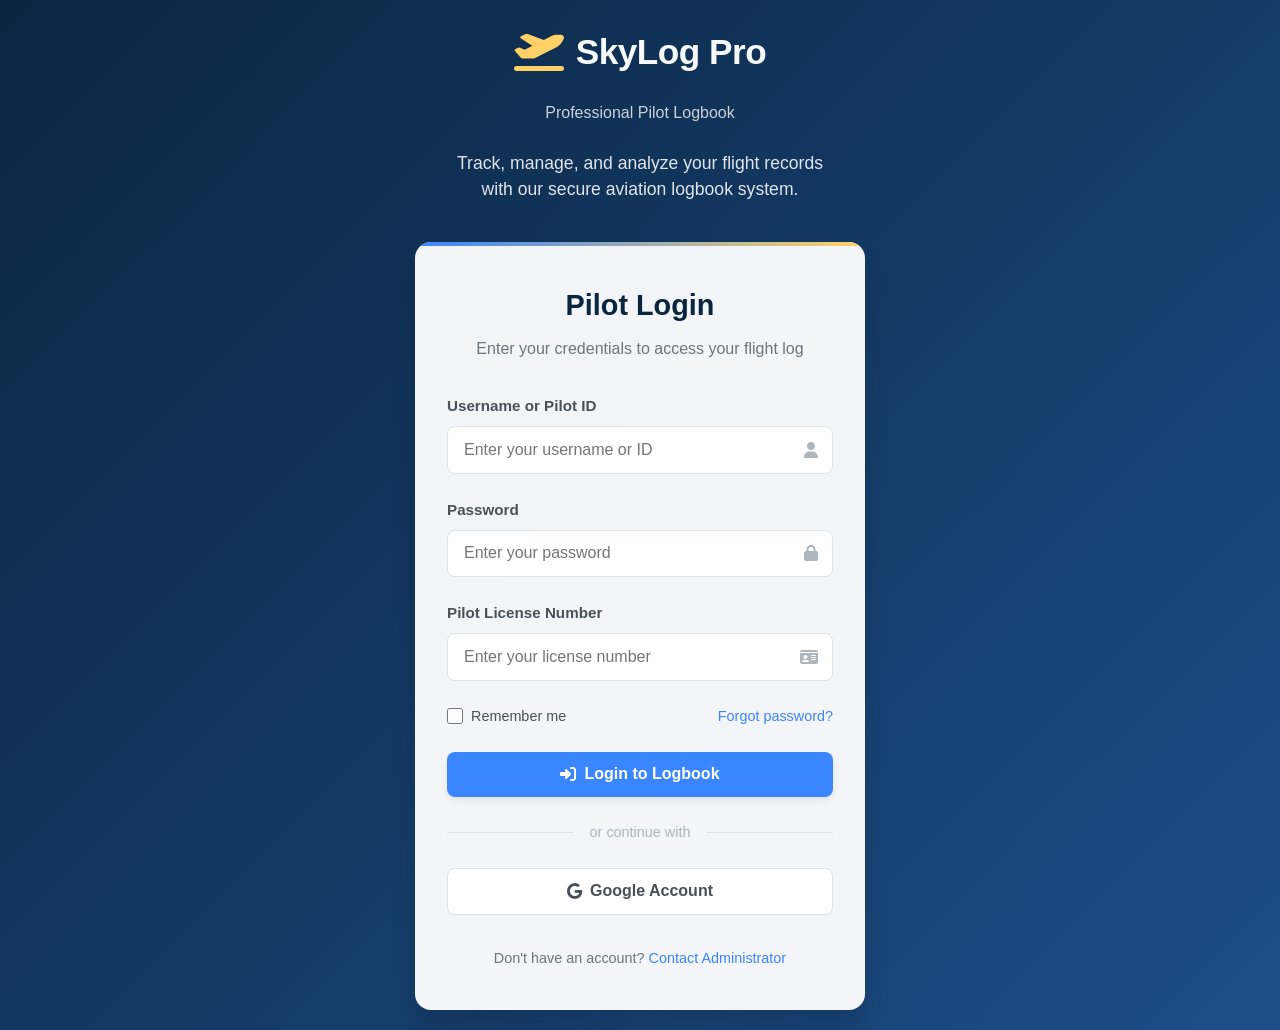
<file: index.html>
<!DOCTYPE html>
<html lang="en">
<head>
    <meta charset="UTF-8">
    <meta name="viewport" content="width=device-width, initial-scale=1.0">
    <title>SkyLog Pro | Pilot Login</title>
    <link rel="stylesheet" href="https://cdnjs.cloudflare.com/ajax/libs/font-awesome/6.4.0/css/all.min.css">
    <style>
        :root {
            --primary: #0a2540;
            --secondary: #1d4e89;
            --accent: #3a86ff;
            --gold: #ffd166;
            --light: #f8f9fa;
            --dark: #212529;
            --success: #06d6a0;
            --danger: #ef476f;
            --gray-100: #f8f9fa;
            --gray-200: #e9ecef;
            --gray-300: #dee2e6;
            --gray-400: #ced4da;
            --gray-500: #adb5bd;
            --gray-600: #6c757d;
            --gray-700: #495057;
            --gray-800: #343a40;
            --gray-900: #212529;
            --shadow-sm: 0 2px 4px rgba(0,0,0,0.05);
            --shadow: 0 4px 6px rgba(0,0,0,0.07);
            --shadow-lg: 0 10px 15px rgba(0,0,0,0.1);
            --shadow-xl: 0 20px 25px rgba(0,0,0,0.15);
            --border-radius: 8px;
            --border-radius-lg: 12px;
            --border-radius-xl: 16px;
            --transition: all 0.3s ease;
        }

        * {
            margin: 0;
            padding: 0;
            box-sizing: border-box;
            font-family: 'Inter', 'Segoe UI', Tahoma, Geneva, Verdana, sans-serif;
        }

        body {
            background: linear-gradient(135deg, #0a2540 0%, #1d4e89 100%);
            color: var(--light);
            line-height: 1.6;
            min-height: 100vh;
            display: flex;
            flex-direction: column;
            justify-content: center;
            align-items: center;
            padding: 20px;
            position: relative;
            overflow-x: hidden;
        }

        body::before {
            content: '';
            position: absolute;
            top: 0;
            left: 0;
            width: 100%;
            height: 100%;
            background: url('https://cdn.pixabay.com/photo/2018/09/25/17/14/airplane-3702676_960_720.jpg') no-repeat center center;
            background-size: cover;
            opacity: 0.15;
            z-index: -1;
        }

        .container {
            max-width: 450px;
            width: 100%;
            margin: 0 auto;
        }

        /* Header Styles */
        .login-header {
            text-align: center;
            margin-bottom: 2.5rem;
        }

        .logo {
            display: flex;
            align-items: center;
            justify-content: center;
            gap: 12px;
            margin-bottom: 1rem;
        }

        .logo-icon {
            font-size: 2.5rem;
            color: var(--gold);
        }

        .logo-text {
            font-size: 2.2rem;
            font-weight: 700;
            letter-spacing: -0.5px;
        }

        .logo-subtitle {
            font-size: 1rem;
            opacity: 0.8;
            font-weight: 400;
            margin-bottom: 1.5rem;
        }

        .login-tagline {
            font-size: 1.1rem;
            max-width: 400px;
            margin: 0 auto;
            opacity: 0.9;
            line-height: 1.5;
        }

        /* Login Card Styles */
        .login-card {
            background: rgba(255, 255, 255, 0.95);
            border-radius: var(--border-radius-xl);
            padding: 2.5rem 2rem;
            box-shadow: var(--shadow-xl);
            color: var(--dark);
            position: relative;
            overflow: hidden;
        }

        .login-card::before {
            content: '';
            position: absolute;
            top: 0;
            left: 0;
            width: 100%;
            height: 4px;
            background: linear-gradient(90deg, var(--accent), var(--gold));
        }

        .login-title {
            font-size: 1.8rem;
            font-weight: 700;
            margin-bottom: 0.5rem;
            color: var(--primary);
            text-align: center;
        }

        .login-subtitle {
            text-align: center;
            margin-bottom: 2rem;
            color: var(--gray-600);
            font-size: 1rem;
        }

        .form-group {
            margin-bottom: 1.5rem;
        }

        .form-label {
            display: block;
            margin-bottom: 0.5rem;
            font-weight: 600;
            color: var(--gray-700);
            font-size: 0.95rem;
        }

        .form-control {
            width: 100%;
            padding: 0.85rem 1rem;
            border: 1px solid var(--gray-300);
            border-radius: var(--border-radius);
            font-size: 1rem;
            transition: var(--transition);
            background: white;
            color: var(--gray-800);
        }

        .form-control:focus {
            outline: none;
            border-color: var(--accent);
            box-shadow: 0 0 0 3px rgba(58, 134, 255, 0.15);
        }

        .input-with-icon {
            position: relative;
        }

        .input-icon {
            position: absolute;
            right: 15px;
            top: 50%;
            transform: translateY(-50%);
            color: var(--gray-500);
        }

        .form-options {
            display: flex;
            justify-content: space-between;
            align-items: center;
            margin-bottom: 1.5rem;
            flex-wrap: wrap;
            gap: 0.5rem;
        }

        .remember-me {
            display: flex;
            align-items: center;
            gap: 0.5rem;
            font-size: 0.9rem;
            color: var(--gray-700);
        }

        .remember-me input {
            width: 16px;
            height: 16px;
        }

        .forgot-password {
            color: var(--accent);
            text-decoration: none;
            font-size: 0.9rem;
            font-weight: 500;
            transition: var(--transition);
        }

        .forgot-password:hover {
            color: var(--secondary);
            text-decoration: underline;
        }

        .btn {
            width: 100%;
            padding: 0.85rem 1.5rem;
            border: none;
            border-radius: var(--border-radius);
            font-size: 1rem;
            font-weight: 600;
            cursor: pointer;
            transition: var(--transition);
            display: flex;
            align-items: center;
            justify-content: center;
            gap: 8px;
        }

        .btn-primary {
            background: var(--accent);
            color: white;
            box-shadow: var(--shadow);
        }

        .btn-primary:hover {
            background: #2a75e6;
            transform: translateY(-2px);
            box-shadow: var(--shadow-lg);
        }

        .btn-google {
            background: white;
            color: var(--gray-700);
            border: 1px solid var(--gray-300);
            margin-top: 1rem;
        }

        .btn-google:hover {
            background: var(--gray-100);
            transform: translateY(-2px);
            box-shadow: var(--shadow);
        }

        .login-divider {
            display: flex;
            align-items: center;
            margin: 1.5rem 0;
            color: var(--gray-500);
        }

        .login-divider::before,
        .login-divider::after {
            content: '';
            flex: 1;
            height: 1px;
            background: var(--gray-300);
        }

        .login-divider span {
            padding: 0 1rem;
            font-size: 0.9rem;
        }

        .login-footer {
            text-align: center;
            margin-top: 2rem;
            color: var(--gray-600);
            font-size: 0.9rem;
        }

        .login-footer a {
            color: var(--accent);
            text-decoration: none;
            font-weight: 500;
            transition: var(--transition);
        }

        .login-footer a:hover {
            color: var(--secondary);
            text-decoration: underline;
        }

        /* Alert Styles */
        .alert {
            padding: 0.75rem 1rem;
            border-radius: var(--border-radius);
            margin-bottom: 1.5rem;
            display: flex;
            align-items: center;
            gap: 0.5rem;
            font-size: 0.9rem;
        }

        .alert-danger {
            background: rgba(239, 71, 111, 0.1);
            color: var(--danger);
            border: 1px solid rgba(239, 71, 111, 0.2);
        }

        .alert-success {
            background: rgba(6, 214, 160, 0.1);
            color: var(--success);
            border: 1px solid rgba(6, 214, 160, 0.2);
        }

        /* Demo Credentials */
        .demo-credentials {
            background: rgba(10, 37, 64, 0.05);
            border-radius: var(--border-radius);
            padding: 1rem;
            margin-top: 1.5rem;
            font-size: 0.85rem;
            color: var(--gray-700);
        }

        .demo-title {
            font-weight: 600;
            margin-bottom: 0.5rem;
            color: var(--primary);
        }

        .demo-item {
            margin-bottom: 0.25rem;
        }

        /* Animation */
        @keyframes fadeIn {
            from { opacity: 0; transform: translateY(10px); }
            to { opacity: 1; transform: translateY(0); }
        }

        .fade-in {
            animation: fadeIn 0.5s ease forwards;
        }

        /* Responsive Design */
        @media (max-width: 480px) {
            .login-card {
                padding: 2rem 1.5rem;
            }
            
            .logo-text {
                font-size: 1.8rem;
            }
            
            .logo-icon {
                font-size: 2rem;
            }
            
            .login-title {
                font-size: 1.5rem;
            }
            
            .form-options {
                flex-direction: column;
                align-items: flex-start;
            }
        }

        /* Loading State */
        .btn-loading {
            position: relative;
            color: transparent;
        }

        .btn-loading::after {
            content: '';
            position: absolute;
            width: 20px;
            height: 20px;
            top: 50%;
            left: 50%;
            margin-left: -10px;
            margin-top: -10px;
            border: 2px solid rgba(255, 255, 255, 0.3);
            border-radius: 50%;
            border-top-color: white;
            animation: spin 1s ease infinite;
        }

        @keyframes spin {
            to { transform: rotate(360deg); }
        }
    </style>
</head>
<body>
    <div class="container">
        <div class="login-header fade-in">
            <div class="logo">
                <div class="logo-icon">
                    <i class="fas fa-plane-departure"></i>
                </div>
                <div class="logo-text">SkyLog Pro</div>
            </div>
            <div class="logo-subtitle">Professional Pilot Logbook</div>
            <p class="login-tagline">Track, manage, and analyze your flight records with our secure aviation logbook system.</p>
        </div>

        <div class="login-card fade-in">
            <h1 class="login-title">Pilot Login</h1>
            <p class="login-subtitle">Enter your credentials to access your flight log</p>

            <div id="alertContainer"></div>

            <form id="loginForm">
                <div class="form-group">
                    <label for="username" class="form-label">Username or Pilot ID</label>
                    <div class="input-with-icon">
                        <input type="text" id="username" class="form-control" placeholder="Enter your username or ID" required>
                        <i class="fas fa-user input-icon"></i>
                    </div>
                </div>

                <div class="form-group">
                    <label for="password" class="form-label">Password</label>
                    <div class="input-with-icon">
                        <input type="password" id="password" class="form-control" placeholder="Enter your password" required>
                        <i class="fas fa-lock input-icon"></i>
                    </div>
                </div>

                <div class="form-group">
                    <label for="license" class="form-label">Pilot License Number</label>
                    <div class="input-with-icon">
                        <input type="text" id="license" class="form-control" placeholder="Enter your license number" required>
                        <i class="fas fa-id-card input-icon"></i>
                    </div>
                </div>

                <div class="form-options">
                    <div class="remember-me">
                        <input type="checkbox" id="remember">
                        <label for="remember">Remember me</label>
                    </div>
                    <a href="#" class="forgot-password">Forgot password?</a>
                </div>

                <button type="submit" class="btn btn-primary" id="loginBtn">
                    <i class="fas fa-sign-in-alt"></i> Login to Logbook
                </button>

                <div class="login-divider">
                    <span>or continue with</span>
                </div>

                <button type="button" class="btn btn-google">
                    <i class="fab fa-google"></i> Google Account
                </button>
            </form>

            <!--
            <div class="demo-credentials">
                <div class="demo-title">Demo Credentials (for testing):</div>
                <div class="demo-item"><strong>Username:</strong> pilot123</div>
                <div class="demo-item"><strong>Password:</strong> flysafe2023</div>
                <div class="demo-item"><strong>License:</strong> FAA-789456123</div>
            </div>
            -->

            <div class="login-footer">
                Don't have an account? <a href="#">Contact Administrator</a>
            </div>
        </div>
    </div>

    <script>
       document.addEventListener('DOMContentLoaded', function() {
        const loginForm = document.getElementById('loginForm');
        const loginBtn = document.getElementById('loginBtn');
        const alertContainer = document.getElementById('alertContainer');

        // defensive check so failures are obvious
        if (!loginForm || !loginBtn || !alertContainer) {
            console.error('Missing element(s):',
                { loginForm: !!loginForm, loginBtn: !!loginBtn, alertContainer: !!alertContainer });
            return;
        }
        console.log('Login script initialized — redirect will go to "html/page.html"');

        // Demo credentials (kept for reference; login will accept anything)
        const validCredentials = {
            username: 'pilot123',
            password: 'flysafe2023',
            license: 'FAA-789456123'
        };

        // Function to show alert
        function showAlert(message, type) {
            alertContainer.innerHTML = `
                <div class="alert alert-${type} fade-in">
                    <i class="fas fa-${type === 'danger' ? 'exclamation-triangle' : 'check-circle'}"></i>
                    ${message}
                </div>
            `;

            // Auto remove alert after 5 seconds
            setTimeout(() => {
                const alert = document.querySelector('.alert');
                if (alert) {
                    alert.remove();
                }
            }, 5000);
        }

        // Function to simulate login process — accepts anything as successful
        function loginUser(username, password, license) {
            return new Promise((resolve) => {
                setTimeout(() => {
                    // Accept anything as a successful login (demo mode)
                    resolve({ success: true, message: 'Login successful!' });
                }, 1500); // Simulate API call delay
            });
        }

        // Handle form submission
        loginForm.addEventListener('submit', async function(e) {
            e.preventDefault();

            // Get form values
            const username = document.getElementById('username').value.trim();
            const password = document.getElementById('password').value;
            const license = document.getElementById('license').value.trim();

            // NOTE: validation removed so ANY input (including empty) will be accepted

            // Show loading state
            loginBtn.innerHTML = 'Authenticating...';
            loginBtn.classList.add('btn-loading');
            loginBtn.disabled = true;

            try {
                // Attempt login (now always successful)
                const result = await loginUser(username, password, license);

                if (result.success) {
                    showAlert(result.message, 'success');

                    // Store login state (in a real app, this would be a secure token)
                    localStorage.setItem('isLoggedIn', 'true');
                    localStorage.setItem('username', username);

                    // Redirect to main app after a brief delay (use lowercase folder and replace)
                    setTimeout(() => {
                        window.location.replace('html/page.html');
                    }, 1500);
                } else {
                    showAlert(result.message, 'danger');

                    // Reset button state
                    loginBtn.innerHTML = '<i class="fas fa-sign-in-alt"></i> Login to Logbook';
                    loginBtn.classList.remove('btn-loading');
                    loginBtn.disabled = false;
                }
            } catch (error) {
                console.error('Login error:', error);
                showAlert('An error occurred during login. Please try again.', 'danger');

                // Reset button state
                loginBtn.innerHTML = '<i class="fas fa-sign-in-alt"></i> Login to Logbook';
                loginBtn.classList.remove('btn-loading');
                loginBtn.disabled = false;
            }
        });

        // Check if user is already logged in (for demo purposes)
        const isLoggedIn = localStorage.getItem('isLoggedIn');
        if (isLoggedIn === 'true') {
            showAlert('You are already logged in. Redirecting...', 'success');
            setTimeout(() => {
                window.location.replace('html/page.html');
            }, 2000);
        }

        // Add input animations
        const inputs = document.querySelectorAll('.form-control');
        inputs.forEach(input => {
            input.addEventListener('focus', function() {
                this.parentElement.classList.add('focused');
            });

            input.addEventListener('blur', function() {
                if (this.value === '') {
                    this.parentElement.classList.remove('focused');
                }
            });
        });
    });
    </script>
</body>
</html>
</file>
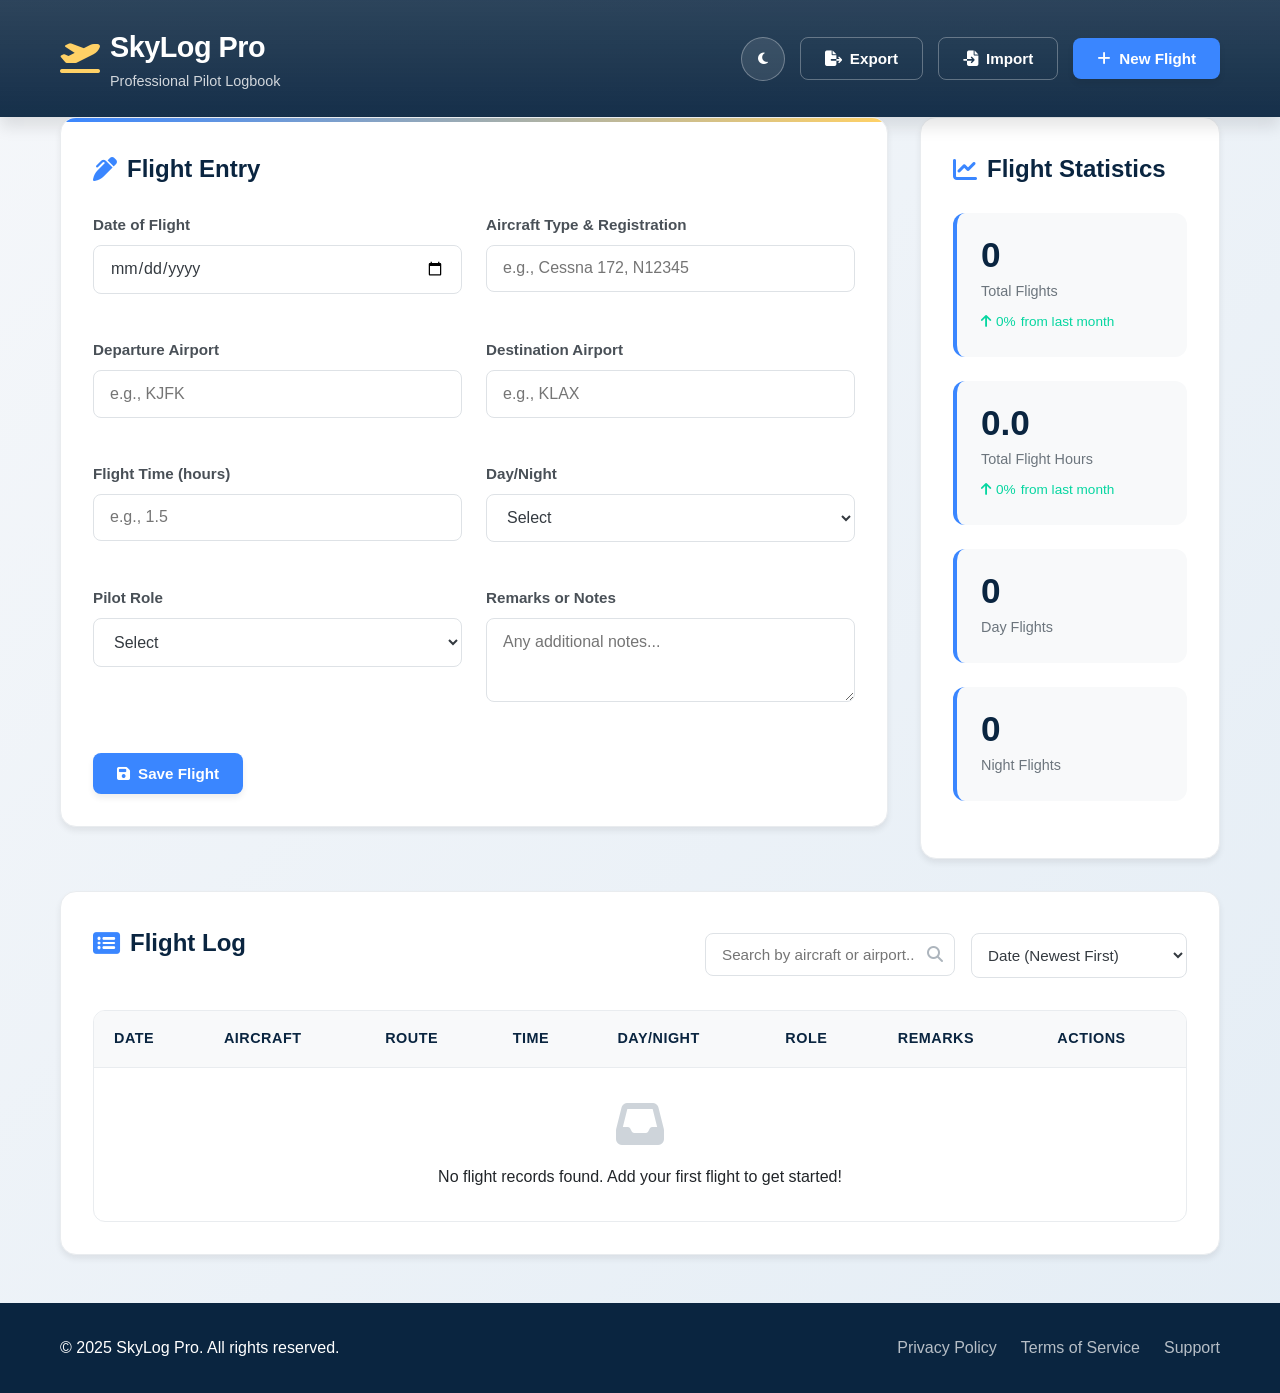
<file: html/page.html>
<!DOCTYPE html>
<html lang="en">
<head>
    <meta charset="UTF-8">
    <meta name="viewport" content="width=device-width, initial-scale=1.0">
    <title>SkyLog Pro | Pilot Logbook</title>
    <link rel="stylesheet" href="https://cdnjs.cloudflare.com/ajax/libs/font-awesome/6.4.0/css/all.min.css">
    <link rel="stylesheet" href="../css/styles.css">
    <link rel="icon" href="favicon.ico" type="image/x-icon">

    <script defer src="../js/script.js"></script>

</head>

<body>
    <header>
        <div class="container">
            <div class="header-content">
                <div class="logo">
                    <div class="logo-icon">
                        <i class="fas fa-plane-departure"></i>
                    </div>
                    <div>
                        <div class="logo-text">SkyLog Pro</div>
                        <div class="logo-subtitle">Professional Pilot Logbook</div>
                    </div>
                </div>
                <div class="header-actions">
                    <button class="theme-toggle" id="themeToggle" title="Toggle dark/light mode">
                        <i class="fas fa-moon" id="themeIcon"></i>
                    </button>
                    <button class="btn btn-outline" id="exportBtn">
                        <i class="fas fa-file-export"></i> Export
                    </button>
                    <button class="btn btn-outline" id="importBtn">
                        <i class="fas fa-file-import"></i> Import
                    </button>
                    <button class="btn btn-primary" id="newFlightBtn">
                        <i class="fas fa-plus"></i> New Flight
                    </button>
                </div>
            </div>
        </div>
    </header>

    <main class="container">
        <div class="dashboard">
            <section class="form-section" id="formSection">
                <h2 class="section-title">
                    <i class="fas fa-pen-alt"></i> Flight Entry
                </h2>
                <form id="flightForm">
                    <div class="form-grid">
                        <div class="form-group">
                            <label for="date" class="form-label">Date of Flight</label>
                            <input type="date" id="date" class="form-control" required>
                        </div>
                        <div class="form-group">
                            <label for="aircraftType" class="form-label">Aircraft Type & Registration</label>
                            <input type="text" id="aircraftType" class="form-control" placeholder="e.g., Cessna 172, N12345" required>
                        </div>
                        <div class="form-group">
                            <label for="departure" class="form-label">Departure Airport</label>
                            <input type="text" id="departure" class="form-control" placeholder="e.g., KJFK" required>
                        </div>
                        <div class="form-group">
                            <label for="destination" class="form-label">Destination Airport</label>
                            <input type="text" id="destination" class="form-control" placeholder="e.g., KLAX" required>
                        </div>
                        <div class="form-group">
                            <label for="flightTime" class="form-label">Flight Time (hours)</label>
                            <input type="number" id="flightTime" class="form-control" min="0" step="0.1" placeholder="e.g., 1.5" required>
                        </div>
                        <div class="form-group">
                            <label for="dayNight" class="form-label">Day/Night</label>
                            <select id="dayNight" class="form-control" required>
                                <option value="">Select</option>
                                <option value="Day">Day</option>
                                <option value="Night">Night</option>
                            </select>
                        </div>
                        <div class="form-group">
                            <label for="pilotRole" class="form-label">Pilot Role</label>
                            <select id="pilotRole" class="form-control" required>
                                <option value="">Select</option>
                                <option value="PIC">Pilot in Command (PIC)</option>
                                <option value="Co-Pilot">Co-Pilot</option>
                                <option value="Student">Student</option>
                                <option value="Instructor">Instructor</option>
                            </select>
                        </div>
                        <div class="form-group">
                            <label for="remarks" class="form-label">Remarks or Notes</label>
                            <textarea id="remarks" class="form-control" rows="3" placeholder="Any additional notes..."></textarea>
                        </div>
                    </div>
                    <div class="form-actions">
                        <button type="submit" class="btn btn-primary" id="submitBtn">
                            <i class="fas fa-save"></i> Save Flight
                        </button>
                        <button type="button" class="btn btn-secondary hidden" id="cancelBtn">
                            <i class="fas fa-times"></i> Cancel
                        </button>
                    </div>
                </form>
            </section>

            <section class="stats-section">
                <h2 class="section-title">
                    <i class="fas fa-chart-line"></i> Flight Statistics
                </h2>
                <div class="stats-grid">
                    <div class="stat-card">
                        <div class="stat-value" id="totalFlights">0</div>
                        <div class="stat-label">Total Flights</div>
                        <div class="stat-change positive">
                            <i class="fas fa-arrow-up"></i> <span id="flightsChange">0%</span> from last month
                        </div>
                    </div>
                    <div class="stat-card">
                        <div class="stat-value" id="totalHours">0.0</div>
                        <div class="stat-label">Total Flight Hours</div>
                        <div class="stat-change positive">
                            <i class="fas fa-arrow-up"></i> <span id="hoursChange">0%</span> from last month
                        </div>
                    </div>
                    <div class="stat-card">
                        <div class="stat-value" id="dayFlights">0</div>
                        <div class="stat-label">Day Flights</div>
                    </div>
                    <div class="stat-card">
                        <div class="stat-value" id="nightFlights">0</div>
                        <div class="stat-label">Night Flights</div>
                    </div>
                </div>
            </section>
        </div>

        <section class="entries-section">
            <div class="section-header">
                <h2 class="section-title">
                    <i class="fas fa-list-alt"></i> Flight Log
                </h2>
                <div class="search-sort">
                    <div class="search-box">
                        <input type="text" id="searchInput" placeholder="Search by aircraft or airport...">
                        <span class="search-icon"><i class="fas fa-search"></i></span>
                    </div>
                    <div class="sort-options">
                        <select id="sortSelect">
                            <option value="date-desc">Date (Newest First)</option>
                            <option value="date-asc">Date (Oldest First)</option>
                            <option value="time-desc">Flight Time (High to Low)</option>
                            <option value="time-asc">Flight Time (Low to High)</option>
                        </select>
                    </div>
                </div>
            </div>

            <div class="table-container">
                <table id="flightsTable">
                    <thead>
                        <tr>
                            <th>Date</th>
                            <th>Aircraft</th>
                            <th>Route</th>
                            <th>Time</th>
                            <th>Day/Night</th>
                            <th>Role</th>
                            <th>Remarks</th>
                            <th>Actions</th>
                        </tr>
                    </thead>
                    <tbody id="flightsTableBody">
                        <!-- Flight entries will be populated here -->
                    </tbody>
                </table>
            </div>

            <div class="cards-container" id="flightsCardsContainer">
                <!-- Flight cards will be populated here for mobile view -->
            </div>
        </section>
    </main>

    <!-- Delete Confirmation Modal -->
    <div class="modal" id="deleteModal">
        <div class="modal-content">
            <div class="modal-header">
                <h3 class="modal-title">Confirm Deletion</h3>
                <button class="close-modal">&times;</button>
            </div>
            <div class="modal-body">
                <p>Are you sure you want to delete this flight record? This action cannot be undone.</p>
            </div>
            <div class="modal-footer">
                <button class="btn btn-secondary" id="cancelDelete">Cancel</button>
                <button class="btn btn-danger" id="confirmDelete">Delete Flight</button>
            </div>
        </div>
    </div>

    <!-- Export Modal -->
    <div class="modal" id="exportModal">
        <div class="modal-content">
            <div class="modal-header">
                <h3 class="modal-title">Export Flight Log</h3>
                <button class="close-modal">&times;</button>
            </div>
            <div class="modal-body">
                <p>Choose the format for exporting your flight log:</p>
                <div class="form-group mt-2">
                    <label for="exportFormat" class="form-label">Export Format</label>
                    <select id="exportFormat" class="form-control">
                        <option value="csv">CSV (Comma Separated Values)</option>
                        <option value="json">JSON (JavaScript Object Notation)</option>
                    </select>
                </div>
            </div>
            <div class="modal-footer">
                <button class="btn btn-secondary" id="cancelExport">Cancel</button>
                <button class="btn btn-primary" id="confirmExport">Export Data</button>
            </div>
        </div>
    </div>

    <footer>
        <div class="container">
            <div class="footer-content">
                <div class="copyright">
                    &copy; 2025 SkyLog Pro. All rights reserved.
                </div>
                <div class="footer-links">
                    <a href="#">Privacy Policy</a>
                    <a href="#">Terms of Service</a>
                    <a href="#">Support</a>
                </div>
            </div>
        </div>
    </footer>

</body>
</html>
</file>
<file: css/styles.css>
:root {
            --primary: #0a2540;
            --secondary: #1d4e89;
            --accent: #3a86ff;
            --gold: #ffd166;
            --light: #f8f9fa;
            --dark: #212529;
            --success: #06d6a0;
            --danger: #ef476f;
            --gray-100: #f8f9fa;
            --gray-200: #e9ecef;
            --gray-300: #dee2e6;
            --gray-400: #ced4da;
            --gray-500: #adb5bd;
            --gray-600: #6c757d;
            --gray-700: #495057;
            --gray-800: #343a40;
            --gray-900: #212529;
            --shadow-sm: 0 2px 4px rgba(0,0,0,0.05);
            --shadow: 0 4px 6px rgba(0,0,0,0.07);
            --shadow-lg: 0 10px 15px rgba(0,0,0,0.1);
            --shadow-xl: 0 20px 25px rgba(0,0,0,0.15);
            --border-radius: 8px;
            --border-radius-lg: 12px;
            --border-radius-xl: 16px;
            --transition: all 0.3s ease;
        }

        [data-theme="dark"] {
            --primary: #0d1b2a;
            --secondary: #1b3a4b;
            --accent: #3a86ff;
            --gold: #ffd166;
            --light: #1a1d21;
            --dark: #f8f9fa;
            --gray-100: #212529;
            --gray-200: #343a40;
            --gray-300: #495057;
            --gray-400: #6c757d;
            --gray-500: #adb5bd;
            --gray-600: #ced4da;
            --gray-700: #dee2e6;
            --gray-800: #e9ecef;
            --gray-900: #f8f9fa;
        }

        * {
            margin: 0;
            padding: 0;
            box-sizing: border-box;
            font-family: 'Inter', 'Segoe UI', Tahoma, Geneva, Verdana, sans-serif;
        }

        body {
            background: linear-gradient(135deg, #f5f7fa 0%, #e4edf5 100%);
            color: var(--dark);
            line-height: 1.6;
            min-height: 100vh;
            transition: var(--transition);
        }

        [data-theme="dark"] body {
            background: linear-gradient(135deg, #0a0e14 0%, #1a2530 100%);
        }

        .container {
            max-width: 1200px;
            margin: 0 auto;
            padding: 0 20px;
        }

        /* Header Styles */
        header {
            background: linear-gradient(rgba(10, 37, 64, 0.85), rgba(10, 37, 64, 0.95)), 
                        url('https://cdn.pixabay.com/photo/2019/09/05/15/25/airbus-4454338_1280.jpg');
            background-size: cover;
            background-position: center 30%;
            color: white;
            padding: 1.5rem 0;
            box-shadow: var(--shadow-lg);
            position: relative;
            overflow: hidden;
        }

        [data-theme="dark"] header {
            background: linear-gradient(rgba(13, 27, 42, 0.85), rgba(13, 27, 42, 0.95)), 
                        url('https://cdn.pixabay.com/photo/2019/09/05/15/25/airbus-4454338_1280.jpg');
        }

        .header-content {
            display: flex;
            justify-content: space-between;
            align-items: center;
            position: relative;
            z-index: 2;
        }

        .logo {
            display: flex;
            align-items: center;
            gap: 10px;
        }

        .logo-icon {
            font-size: 2rem;
            color: var(--gold);
        }

        .logo-text {
            font-size: 1.8rem;
            font-weight: 700;
            letter-spacing: -0.5px;
        }

        .logo-subtitle {
            font-size: 0.9rem;
            opacity: 0.8;
            font-weight: 400;
        }

        .header-actions {
            display: flex;
            gap: 15px;
            align-items: center;
        }

        .theme-toggle {
            background: rgba(255, 255, 255, 0.1);
            border: 1px solid rgba(255, 255, 255, 0.3);
            color: white;
            width: 44px;
            height: 44px;
            border-radius: 50%;
            display: flex;
            align-items: center;
            justify-content: center;
            cursor: pointer;
            transition: var(--transition);
        }

        .theme-toggle:hover {
            background: rgba(255, 255, 255, 0.2);
            transform: translateY(-2px);
        }

        .btn {
            padding: 0.75rem 1.5rem;
            border: none;
            border-radius: var(--border-radius);
            font-size: 0.95rem;
            font-weight: 600;
            cursor: pointer;
            transition: var(--transition);
            display: flex;
            align-items: center;
            gap: 8px;
        }

        .btn-primary {
            background: var(--accent);
            color: white;
            box-shadow: var(--shadow);
        }

        .btn-primary:hover {
            background: #2a75e6;
            transform: translateY(-2px);
            box-shadow: var(--shadow-lg);
        }

        .btn-outline {
            background: transparent;
            color: white;
            border: 1px solid rgba(255,255,255,0.3);
        }

        .btn-outline:hover {
            background: rgba(255,255,255,0.1);
            transform: translateY(-2px);
        }

        /* Main Content */
        main {
            padding: 2rem 0;
        }

        .dashboard {
            display: grid;
            grid-template-columns: 1fr 300px;
            gap: 2rem;
            margin-bottom: 2rem;
        }

        @media (max-width: 992px) {
            .dashboard {
                grid-template-columns: 1fr;
            }
        }

        /* Form Styles */
        .form-section {
            background: white;
            border-radius: var(--border-radius-xl);
            padding: 2rem;
            margin-bottom: 2rem;
            box-shadow: var(--shadow);
            border: 1px solid var(--gray-200);
            position: relative;
            overflow: hidden;
            transition: var(--transition);
        }

        [data-theme="dark"] .form-section {
            background: var(--gray-100);
            border-color: var(--gray-200);
        }

        .form-section::before {
            content: '';
            position: absolute;
            top: 0;
            left: 0;
            width: 100%;
            height: 4px;
            background: linear-gradient(90deg, var(--accent), var(--gold));
        }

        .section-title {
            display: flex;
            align-items: center;
            gap: 10px;
            margin-bottom: 1.5rem;
            color: var(--primary);
            transition: var(--transition);
        }

        [data-theme="dark"] .section-title {
            color: var(--gray-800);
        }

        .section-title i {
            color: var(--accent);
        }

        .form-grid {
            display: grid;
            grid-template-columns: repeat(auto-fit, minmax(250px, 1fr));
            gap: 1.5rem;
        }

        .form-group {
            margin-bottom: 1.25rem;
        }

        .form-label {
            display: block;
            margin-bottom: 0.5rem;
            font-weight: 600;
            color: var(--gray-700);
            font-size: 0.95rem;
            transition: var(--transition);
        }

        [data-theme="dark"] .form-label {
            color: var(--gray-600);
        }

        .form-control {
            width: 100%;
            padding: 0.85rem 1rem;
            border: 1px solid var(--gray-300);
            border-radius: var(--border-radius);
            font-size: 1rem;
            transition: var(--transition);
            background: white;
            color: var(--gray-800);
        }

        [data-theme="dark"] .form-control {
            background: var(--gray-200);
            border-color: var(--gray-300);
            color: var(--gray-800);
        }

        .form-control:focus {
            outline: none;
            border-color: var(--accent);
            box-shadow: 0 0 0 3px rgba(58, 134, 255, 0.15);
        }

        .form-actions {
            display: flex;
            gap: 1rem;
            margin-top: 1.5rem;
            flex-wrap: wrap;
        }

        .btn-success {
            background: var(--success);
            color: white;
        }

        .btn-success:hover {
            background: #05c290;
            transform: translateY(-2px);
        }

        .btn-danger {
            background: var(--danger);
            color: white;
        }

        .btn-danger:hover {
            background: #e63a62;
            transform: translateY(-2px);
        }

        /* Statistics Section */
        .stats-section {
            background: white;
            border-radius: var(--border-radius-xl);
            padding: 2rem;
            box-shadow: var(--shadow);
            border: 1px solid var(--gray-200);
            transition: var(--transition);
        }

        [data-theme="dark"] .stats-section {
            background: var(--gray-100);
            border-color: var(--gray-200);
        }

        .stats-grid {
            display: grid;
            grid-template-columns: 1fr;
            gap: 1.5rem;
        }

        .stat-card {
            background: var(--gray-100);
            padding: 1.5rem;
            border-radius: var(--border-radius-lg);
            border-left: 4px solid var(--accent);
            transition: var(--transition);
        }

        [data-theme="dark"] .stat-card {
            background: var(--gray-200);
        }

        .stat-card:hover {
            transform: translateY(-5px);
            box-shadow: var(--shadow);
        }

        .stat-value {
            font-size: 2.2rem;
            font-weight: 700;
            color: var(--primary);
            line-height: 1;
            margin-bottom: 0.5rem;
            transition: var(--transition);
        }

        [data-theme="dark"] .stat-value {
            color: var(--gray-800);
        }

        .stat-label {
            font-size: 0.9rem;
            color: var(--gray-600);
            font-weight: 500;
            transition: var(--transition);
        }

        .stat-change {
            display: flex;
            align-items: center;
            gap: 5px;
            font-size: 0.85rem;
            margin-top: 0.5rem;
        }

        .positive {
            color: var(--success);
        }

        .negative {
            color: var(--danger);
        }

        /* Entries Section */
        .entries-section {
            background: white;
            border-radius: var(--border-radius-xl);
            padding: 2rem;
            box-shadow: var(--shadow);
            border: 1px solid var(--gray-200);
            transition: var(--transition);
        }

        [data-theme="dark"] .entries-section {
            background: var(--gray-100);
            border-color: var(--gray-200);
        }

        .section-header {
            display: flex;
            justify-content: space-between;
            align-items: center;
            margin-bottom: 1.5rem;
            flex-wrap: wrap;
            gap: 1rem;
        }

        .search-sort {
            display: flex;
            gap: 1rem;
            flex-wrap: wrap;
        }

        .search-box {
            position: relative;
        }

        .search-box input {
            padding: 0.75rem 2.5rem 0.75rem 1rem;
            border: 1px solid var(--gray-300);
            border-radius: var(--border-radius);
            width: 250px;
            font-size: 0.95rem;
            transition: var(--transition);
            background: white;
            color: var(--gray-800);
        }

        [data-theme="dark"] .search-box input {
            background: var(--gray-200);
            border-color: var(--gray-300);
            color: var(--gray-800);
        }

        .search-box input:focus {
            outline: none;
            border-color: var(--accent);
            box-shadow: 0 0 0 3px rgba(58, 134, 255, 0.15);
        }

        .search-icon {
            position: absolute;
            right: 12px;
            top: 50%;
            transform: translateY(-50%);
            color: var(--gray-500);
        }

        .sort-options select {
            padding: 0.75rem;
            border: 1px solid var(--gray-300);
            border-radius: var(--border-radius);
            font-size: 0.95rem;
            background: white;
            cursor: pointer;
            color: var(--gray-800);
            transition: var(--transition);
        }

        [data-theme="dark"] .sort-options select {
            background: var(--gray-200);
            border-color: var(--gray-300);
            color: var(--gray-800);
        }

        /* Table Styles */
        .table-container {
            overflow-x: auto;
            border-radius: var(--border-radius-lg);
            border: 1px solid var(--gray-200);
            transition: var(--transition);
        }

        [data-theme="dark"] .table-container {
            border-color: var(--gray-200);
        }

        table {
            width: 100%;
            border-collapse: collapse;
        }

        th, td {
            padding: 1rem 1.25rem;
            text-align: left;
            border-bottom: 1px solid var(--gray-200);
            transition: var(--transition);
        }

        [data-theme="dark"] th, [data-theme="dark"] td {
            border-color: var(--gray-200);
        }

        th {
            background-color: var(--gray-100);
            color: var(--primary);
            font-weight: 600;
            font-size: 0.9rem;
            text-transform: uppercase;
            letter-spacing: 0.5px;
            transition: var(--transition);
        }

        [data-theme="dark"] th {
            background-color: var(--gray-200);
            color: var(--gray-700);
        }

        tr {
            transition: var(--transition);
        }

        tr:last-child td {
            border-bottom: none;
        }

        tr:hover {
            background-color: var(--gray-100);
        }

        [data-theme="dark"] tr:hover {
            background-color: var(--gray-200);
        }

        .actions {
            display: flex;
            gap: 0.5rem;
        }

        .btn-sm {
            padding: 0.5rem 0.75rem;
            font-size: 0.85rem;
            border-radius: var(--border-radius);
        }

        .btn-edit {
            background: rgba(58, 134, 255, 0.1);
            color: var(--accent);
            border: 1px solid rgba(58, 134, 255, 0.2);
        }

        .btn-edit:hover {
            background: var(--accent);
            color: white;
        }

        .btn-delete {
            background: rgba(239, 71, 111, 0.1);
            color: var(--danger);
            border: 1px solid rgba(239, 71, 111, 0.2);
        }

        .btn-delete:hover {
            background: var(--danger);
            color: white;
        }

        /* Card View for Mobile */
        .cards-container {
            display: none;
            grid-template-columns: repeat(auto-fill, minmax(300px, 1fr));
            gap: 1.5rem;
        }

        .flight-card {
            background: white;
            border-radius: var(--border-radius-lg);
            padding: 1.5rem;
            box-shadow: var(--shadow-sm);
            border: 1px solid var(--gray-200);
            transition: var(--transition);
            position: relative;
            overflow: hidden;
        }

        [data-theme="dark"] .flight-card {
            background: var(--gray-100);
            border-color: var(--gray-200);
        }

        .flight-card::before {
            content: '';
            position: absolute;
            top: 0;
            left: 0;
            width: 100%;
            height: 4px;
            background: linear-gradient(90deg, var(--accent), var(--gold));
        }

        .flight-card:hover {
            transform: translateY(-5px);
            box-shadow: var(--shadow-lg);
        }

        .card-header {
            display: flex;
            justify-content: space-between;
            align-items: flex-start;
            margin-bottom: 1rem;
        }

        .card-date {
            font-weight: 700;
            color: var(--primary);
            font-size: 1.1rem;
            transition: var(--transition);
        }

        [data-theme="dark"] .card-date {
            color: var(--gray-800);
        }

        .card-role {
            background: var(--gray-100);
            padding: 0.25rem 0.75rem;
            border-radius: 20px;
            font-size: 0.8rem;
            font-weight: 600;
            color: var(--gray-700);
            transition: var(--transition);
        }

        [data-theme="dark"] .card-role {
            background: var(--gray-200);
            color: var(--gray-600);
        }

        .card-route {
            font-size: 1.2rem;
            font-weight: 700;
            margin-bottom: 0.5rem;
            display: flex;
            align-items: center;
            gap: 10px;
        }

        .card-route i {
            color: var(--accent);
        }

        .card-details {
            display: grid;
            grid-template-columns: 1fr 1fr;
            gap: 0.75rem;
            margin-bottom: 1rem;
        }

        .card-detail {
            font-size: 0.9rem;
            display: flex;
            flex-direction: column;
        }

        .card-detail-label {
            font-weight: 600;
            color: var(--gray-600);
            font-size: 0.8rem;
            margin-bottom: 0.25rem;
            transition: var(--transition);
        }

        .card-remarks {
            margin-top: 0.5rem;
            padding-top: 0.75rem;
            border-top: 1px solid var(--gray-200);
            font-size: 0.9rem;
            color: var(--gray-700);
            transition: var(--transition);
        }

        [data-theme="dark"] .card-remarks {
            border-color: var(--gray-200);
            color: var(--gray-600);
        }

        .card-actions {
            display: flex;
            gap: 0.5rem;
            margin-top: 1rem;
        }

        /* Modal Styles */
        .modal {
            display: none;
            position: fixed;
            top: 0;
            left: 0;
            width: 100%;
            height: 100%;
            background: rgba(0, 0, 0, 0.5);
            z-index: 1000;
            align-items: center;
            justify-content: center;
            padding: 20px;
        }

        .modal-content {
            background: white;
            border-radius: var(--border-radius-xl);
            padding: 2rem;
            max-width: 500px;
            width: 100%;
            box-shadow: var(--shadow-xl);
            position: relative;
            transition: var(--transition);
        }

        [data-theme="dark"] .modal-content {
            background: var(--gray-100);
        }

        .modal-header {
            display: flex;
            justify-content: space-between;
            align-items: center;
            margin-bottom: 1.5rem;
        }

        .modal-title {
            font-size: 1.5rem;
            font-weight: 700;
            color: var(--primary);
            transition: var(--transition);
        }

        [data-theme="dark"] .modal-title {
            color: var(--gray-800);
        }

        .close-modal {
            background: none;
            border: none;
            font-size: 1.5rem;
            cursor: pointer;
            color: var(--gray-500);
            transition: var(--transition);
        }

        .close-modal:hover {
            color: var(--danger);
        }

        .modal-body {
            margin-bottom: 1.5rem;
        }

        .modal-footer {
            display: flex;
            justify-content: flex-end;
            gap: 1rem;
        }

        /* Footer */
        footer {
            background-color: var(--primary);
            color: white;
            padding: 2rem 0;
            margin-top: 3rem;
            transition: var(--transition);
        }

        [data-theme="dark"] footer {
            background-color: var(--primary);
        }

        .footer-content {
            display: flex;
            justify-content: space-between;
            align-items: center;
            flex-wrap: wrap;
            gap: 1rem;
        }

        .footer-links {
            display: flex;
            gap: 1.5rem;
        }

        .footer-links a {
            color: rgba(255,255,255,0.7);
            text-decoration: none;
            transition: var(--transition);
        }

        .footer-links a:hover {
            color: white;
        }

        /* Responsive Design */
        @media (max-width: 768px) {
            .header-content {
                flex-direction: column;
                align-items: flex-start;
                gap: 1rem;
            }
            
            .header-actions {
                width: 100%;
                justify-content: space-between;
            }
            
            .table-container {
                display: none;
            }
            
            .cards-container {
                display: grid;
            }
            
            .search-sort {
                width: 100%;
            }
            
            .search-box input {
                width: 100%;
            }
            
            .form-grid {
                grid-template-columns: 1fr;
            }
            
            .dashboard {
                grid-template-columns: 1fr;
            }
            
            .section-header {
                flex-direction: column;
                align-items: flex-start;
            }
            
            .form-actions {
                flex-direction: column;
            }
            
            .form-actions .btn {
                width: 100%;
                justify-content: center;
            }
        }

        @media (max-width: 480px) {
            .cards-container {
                grid-template-columns: 1fr;
            }
            
            .card-details {
                grid-template-columns: 1fr;
            }
            
            .footer-content {
                flex-direction: column;
                text-align: center;
            }
            
            .footer-links {
                justify-content: center;
            }
        }

        /* Utility Classes */
        .hidden {
            display: none;
        }

        .text-center {
            text-align: center;
        }

        .mt-1 {
            margin-top: 0.5rem;
        }

        .mt-2 {
            margin-top: 1rem;
        }

        .mb-1 {
            margin-bottom: 0.5rem;
        }

        .mb-2 {
            margin-bottom: 1rem;
        }

        /* Animation for new entries */
        @keyframes fadeIn {
            from { opacity: 0; transform: translateY(10px); }
            to { opacity: 1; transform: translateY(0); }
        }

        .fade-in {
            animation: fadeIn 0.5s ease forwards;
        }

        /* Theme transition */
        * {
            transition: background-color 0.3s ease, color 0.3s ease, border-color 0.3s ease;
        }
</file>
